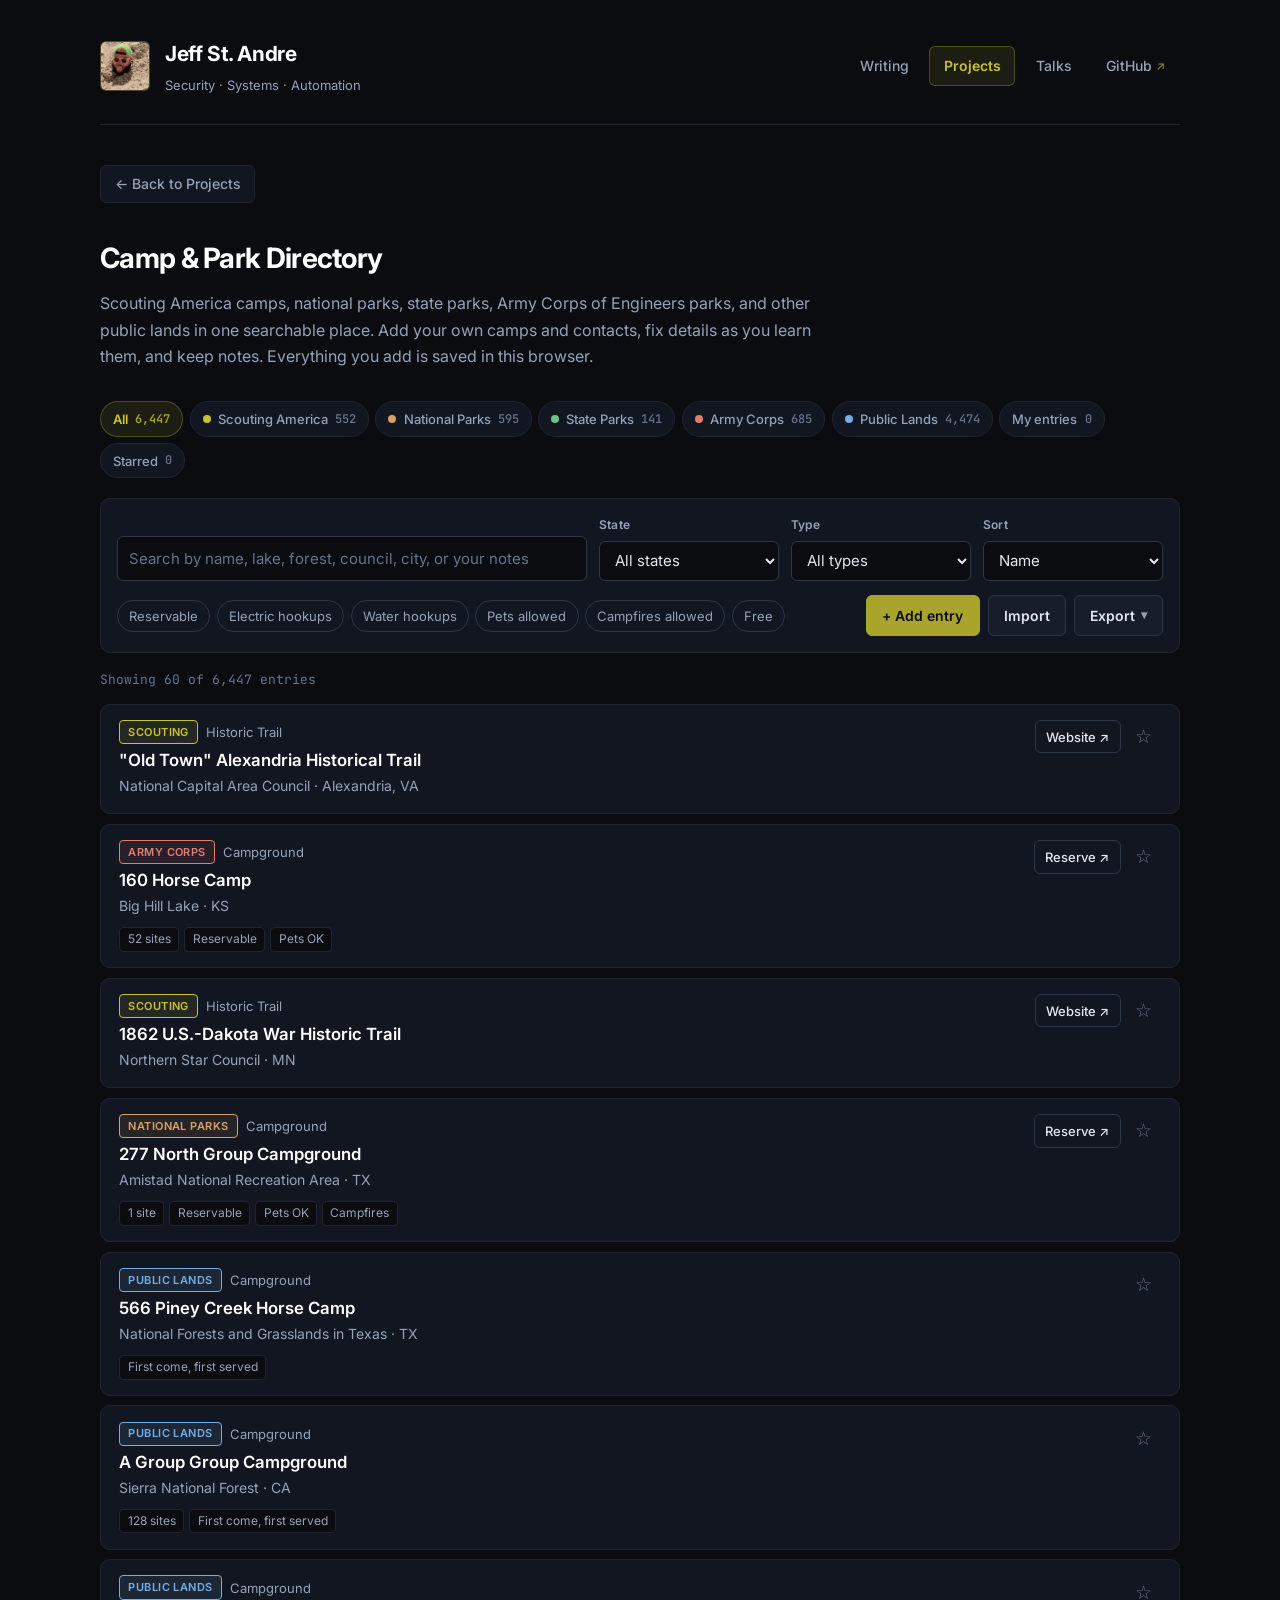
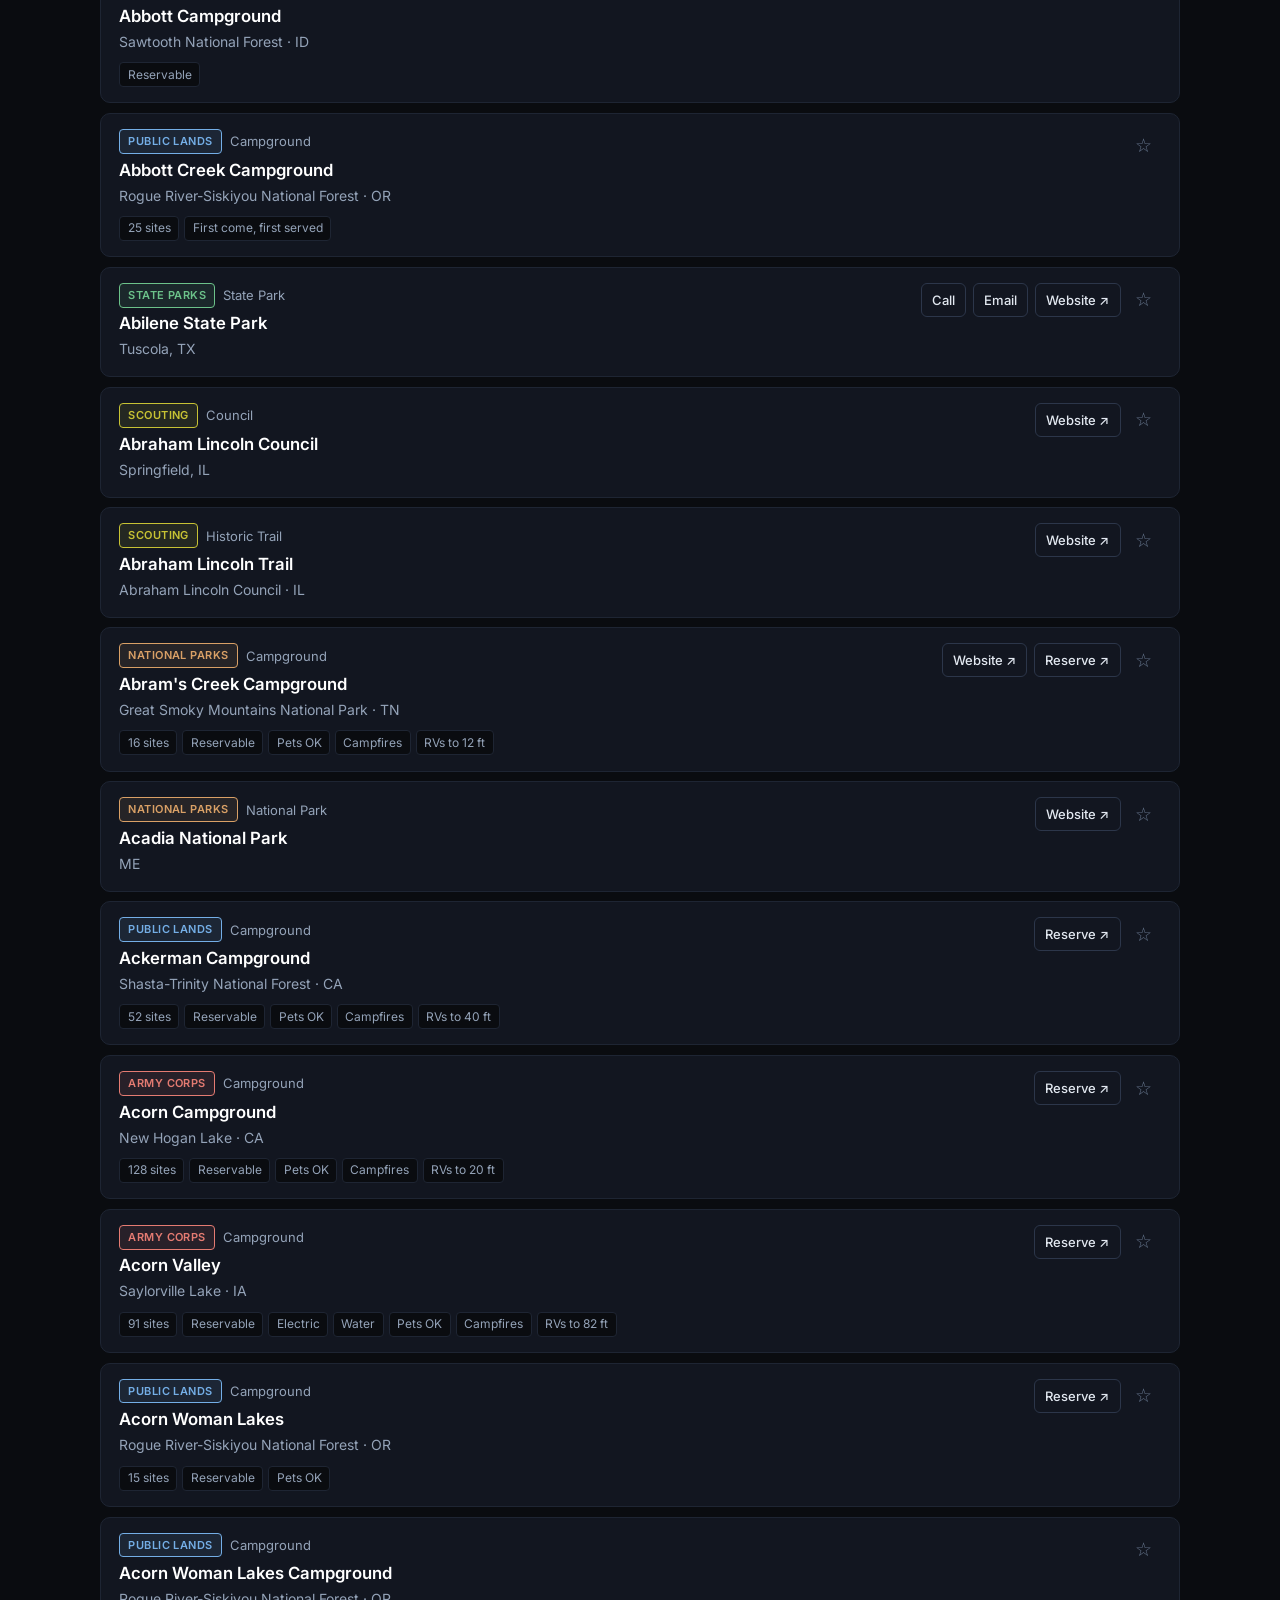
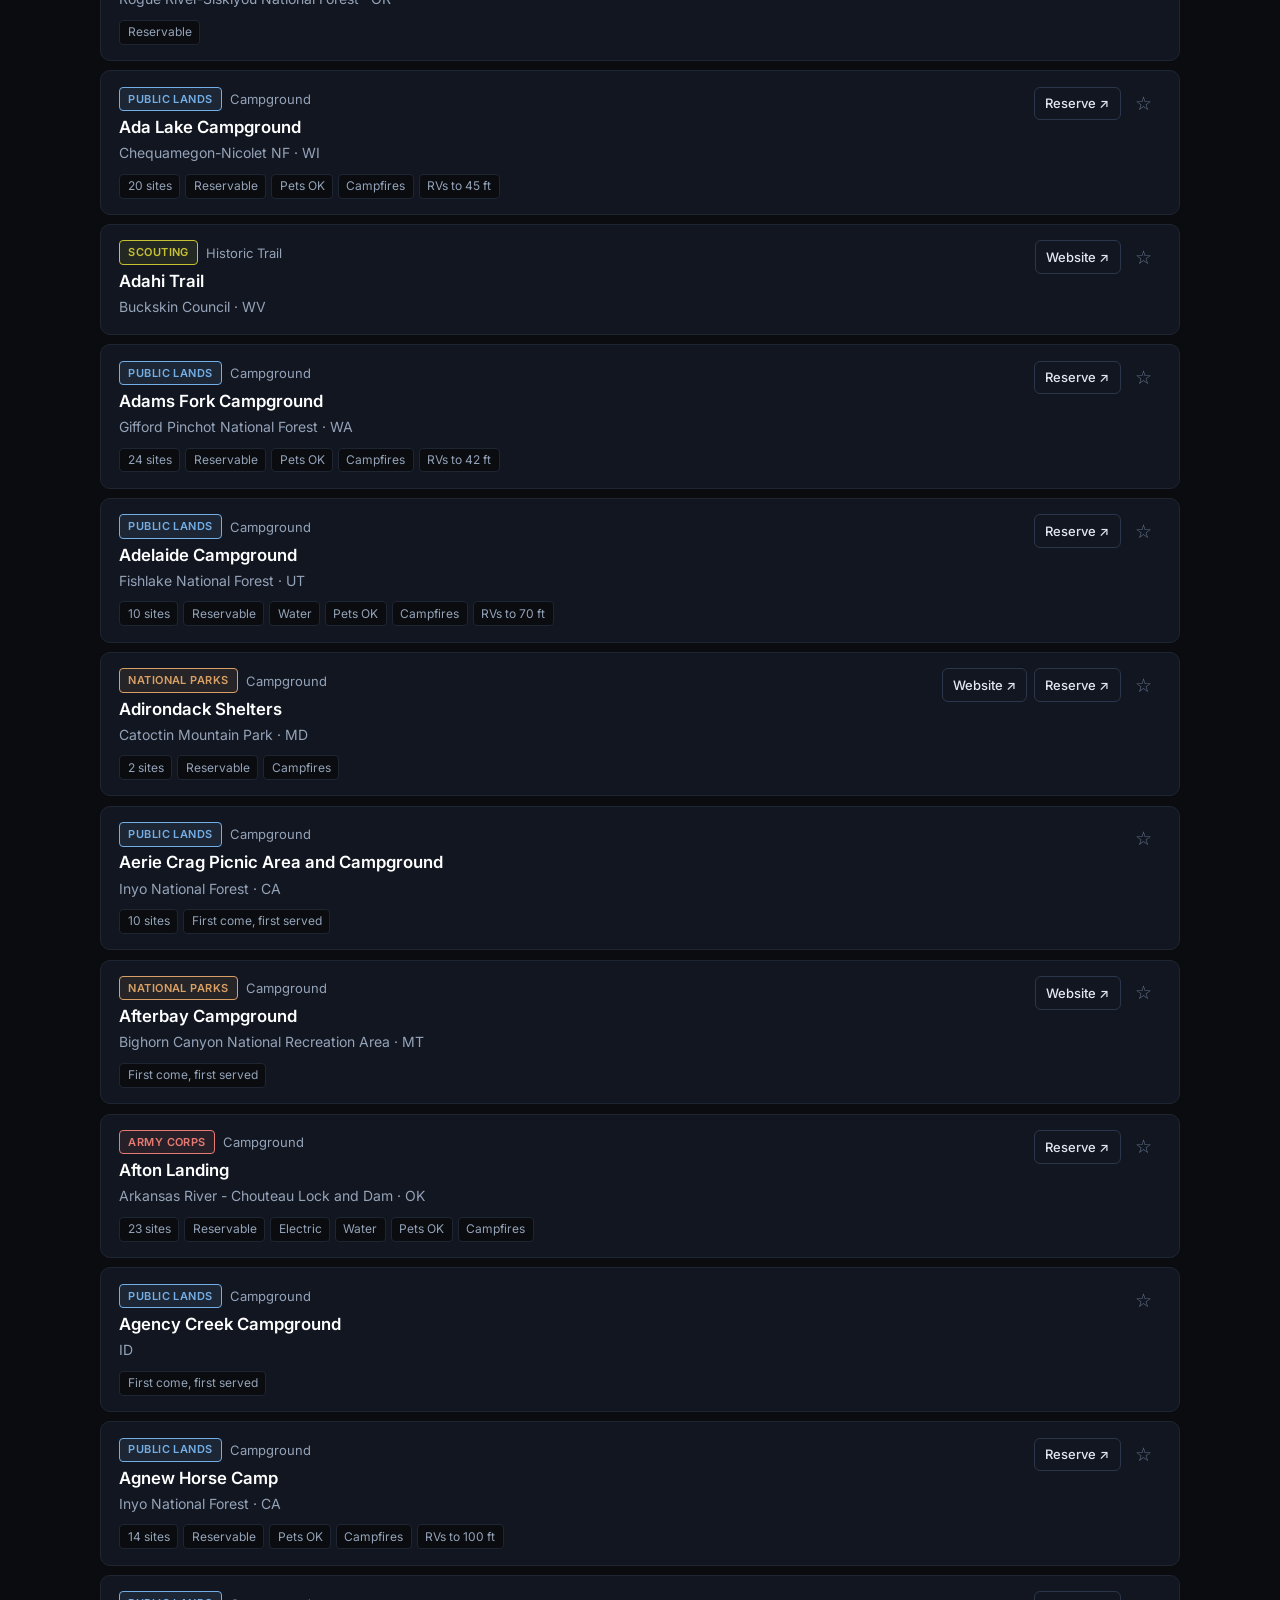
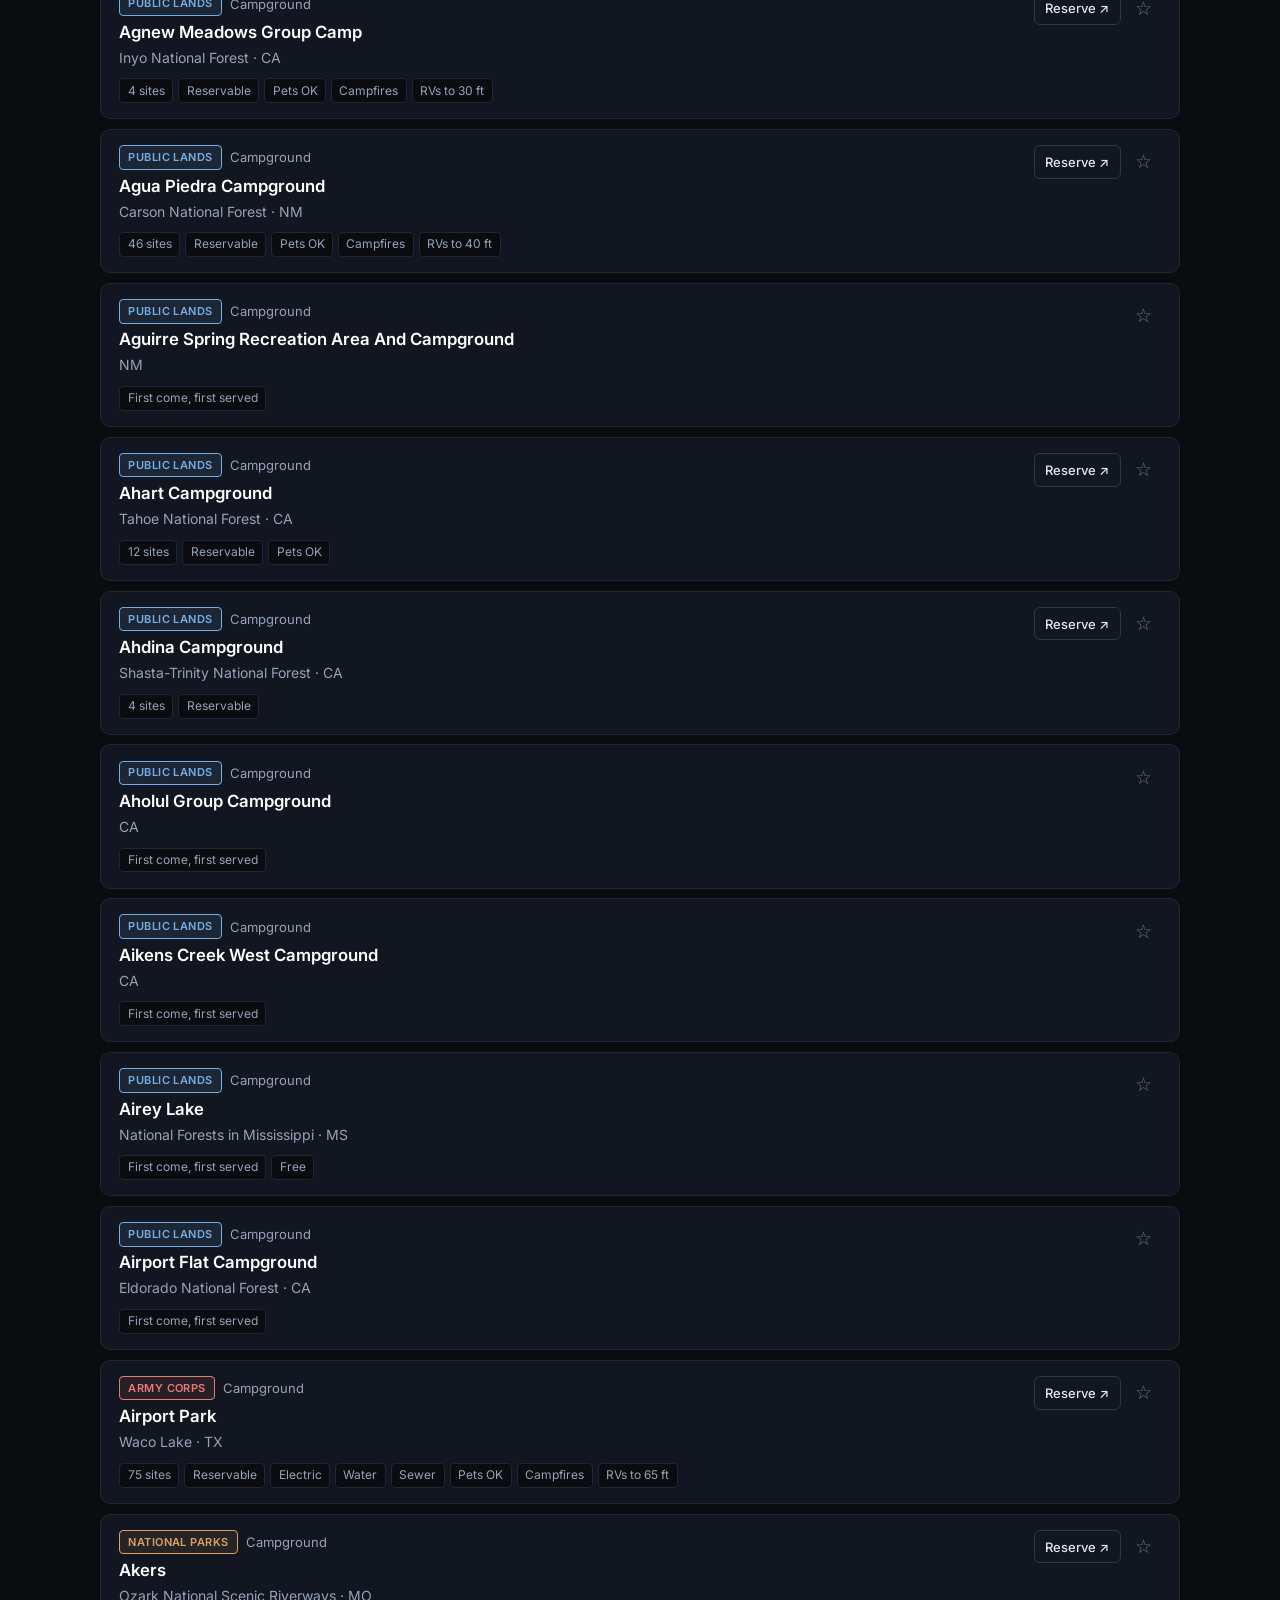
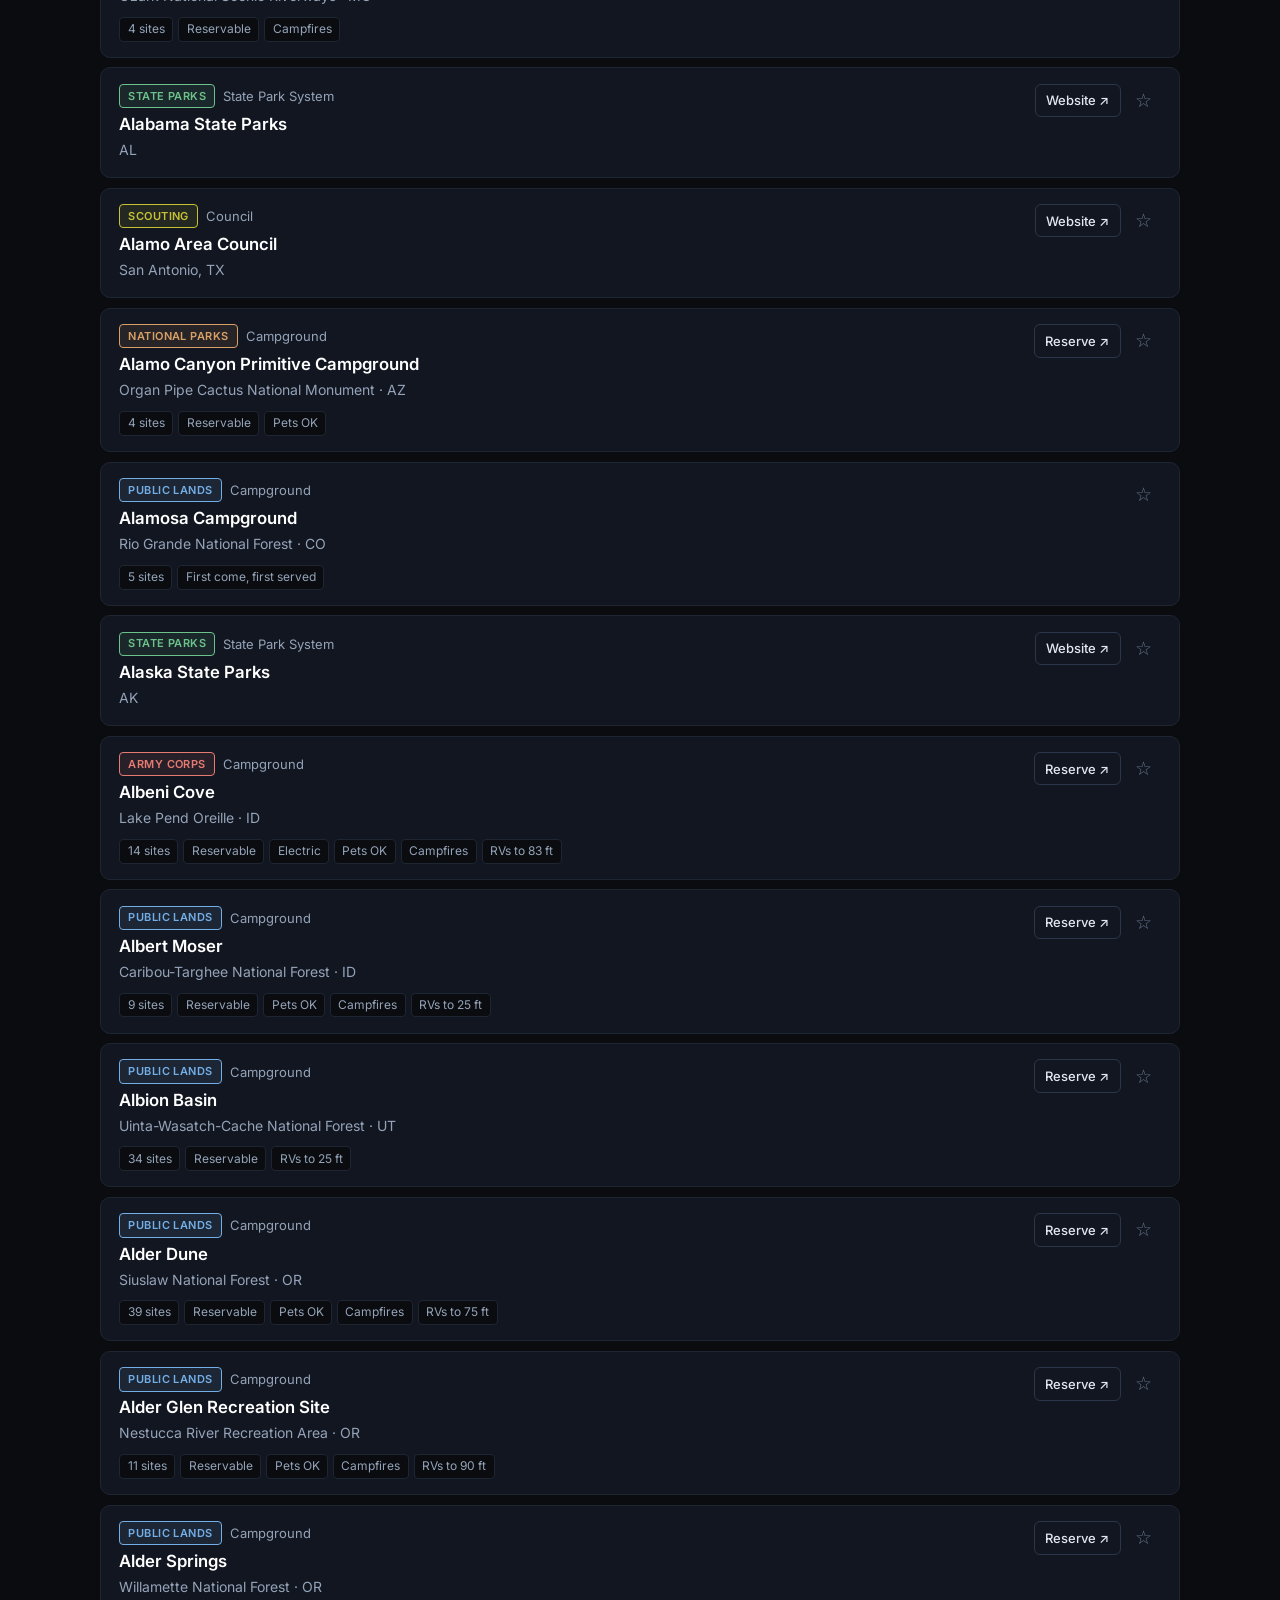
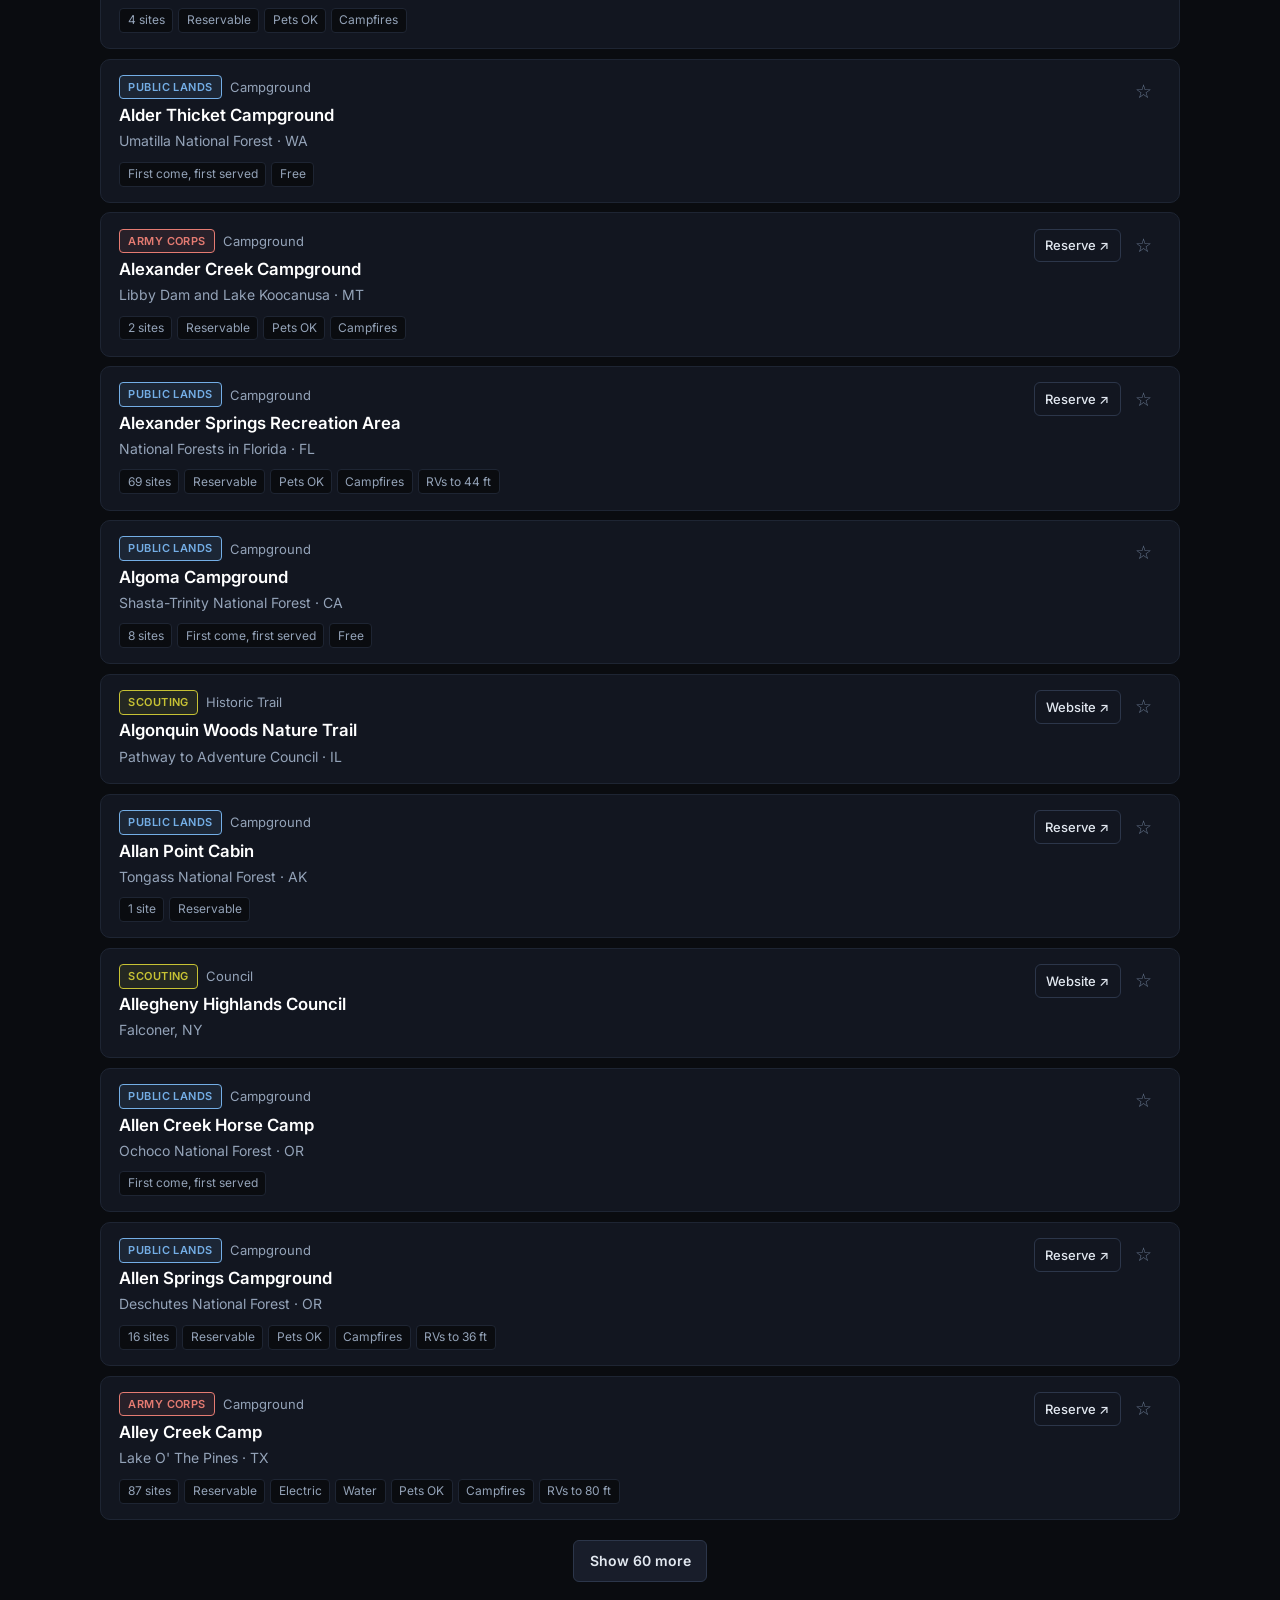
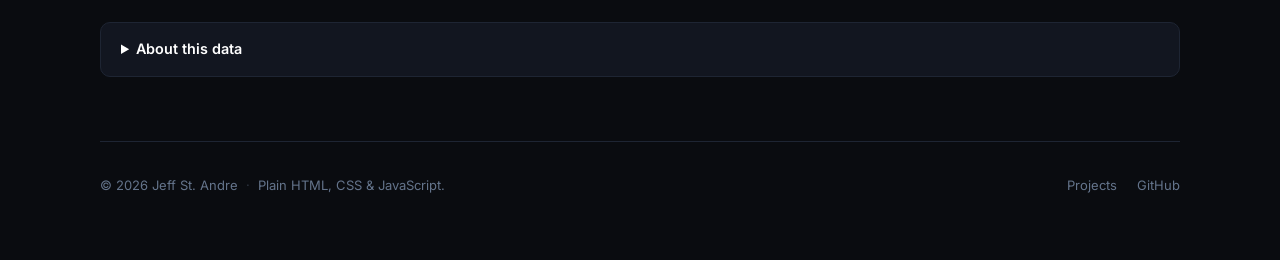
<file: tools/CampDirectory/index.html>
<!DOCTYPE html>
<html lang="en">

<head>
  <meta charset="UTF-8">
  <meta name="viewport" content="width=device-width, initial-scale=1.0">
  <title>Camp &amp; Park Directory | Jeff St. Andre</title>
  <meta name="description"
    content="A searchable directory of Scouting America camps, national parks, state parks, Army Corps of Engineers parks, and other public lands, with contact info you can add to and keep.">
  <meta name="author" content="Jeff St. Andre">
  <meta name="theme-color" content="#0a0c10">

  <meta property="og:type" content="website">
  <meta property="og:title" content="Camp &amp; Park Directory | Jeff St. Andre">
  <meta property="og:description"
    content="Scouting America camps, national parks, state parks, Army Corps parks, and public lands in one searchable place.">
  <meta property="og:url" content="https://jeffstandre.com/tools/CampDirectory/">
  <meta property="og:image" content="https://jeffstandre.com/avatar.png">

  <link rel="icon" type="image/x-icon" href="../../favicon.ico">
  <link rel="icon" type="image/png" sizes="64x64" href="../../favicon.png">
  <link rel="apple-touch-icon" href="../../avatar.png">

  <link rel="preconnect" href="https://fonts.googleapis.com">
  <link rel="preconnect" href="https://fonts.gstatic.com" crossorigin>
  <link
    href="https://fonts.googleapis.com/css2?family=Inter:wght@400;500;600;700&family=JetBrains+Mono:wght@400;500&display=swap"
    rel="stylesheet">

  <link rel="stylesheet" href="../../style.css">
  <link rel="stylesheet" href="directory.css">
</head>

<body>
  <div class="site-wrapper directory-wrapper">
    <header class="site-header">
      <div class="header-brand">
        <a href="../../#writing" class="brand-link">
          <img src="../../avatar.png" alt="Jeff St. Andre" class="header-avatar" width="48" height="48">
          <div class="brand-text">
            <span class="brand-name">Jeff St. Andre</span>
            <span class="brand-tagline">Security · Systems · Automation</span>
          </div>
        </a>
      </div>
      <nav class="site-nav">
        <a href="../../#writing" class="nav-link">Writing</a>
        <a href="../../#projects" class="nav-link active">Projects</a>
        <a href="../../#slides" class="nav-link">Talks</a>
        <a href="https://github.com/jstandre" target="_blank" rel="noopener" class="nav-link external">GitHub <span
            class="ext-icon">↗</span></a>
      </nav>
    </header>

    <main class="site-main">
      <a href="../../#projects" class="back-btn">&larr; Back to Projects</a>

      <div class="section-header">
        <h1 class="section-title">Camp &amp; Park Directory</h1>
        <p class="section-lead">Scouting America camps, national parks, state parks, Army Corps of Engineers parks,
          and other public lands in one searchable place. Add your own camps and contacts, fix details as you learn
          them, and keep notes. Everything you add is saved in this browser.</p>
      </div>

      <nav class="category-tabs" id="category-tabs" aria-label="Categories"></nav>

      <section class="toolbar" aria-label="Search and filters">
        <div class="toolbar-row">
          <label class="field field-search">
            <span class="visually-hidden">Search</span>
            <input type="search" id="search" placeholder="Search by name, lake, forest, council, city, or your notes"
              autocomplete="off">
          </label>
          <label class="field">
            <span class="field-label">State</span>
            <select id="state-filter">
              <option value="">All states</option>
            </select>
          </label>
          <label class="field">
            <span class="field-label">Type</span>
            <select id="kind-filter">
              <option value="">All types</option>
            </select>
          </label>
          <label class="field">
            <span class="field-label">Sort</span>
            <select id="sort">
              <option value="name">Name</option>
              <option value="state">State</option>
              <option value="unit">Managing unit</option>
              <option value="distance">Nearest to me</option>
            </select>
          </label>
        </div>

        <div class="toolbar-row toolbar-row-secondary">
          <fieldset class="amenity-filters" id="amenity-filters">
            <legend class="visually-hidden">Campground amenities</legend>
          </fieldset>
          <div class="toolbar-actions">
            <button type="button" class="btn btn-primary" id="add-btn">+ Add entry</button>
            <button type="button" class="btn" id="import-btn">Import</button>
            <details class="menu" id="export-menu">
              <summary class="btn">Export</summary>
              <div class="menu-panel">
                <button type="button" data-export="backup">Backup of my data (JSON)</button>
                <button type="button" data-export="csv">Current results (CSV)</button>
                <button type="button" data-export="template">Blank import template (CSV)</button>
              </div>
            </details>
          </div>
        </div>
      </section>

      <p class="category-note" id="category-note" hidden></p>

      <div class="results-bar">
        <p class="results-count" id="results-count" aria-live="polite">Loading directory…</p>
        <button type="button" class="link-btn" id="clear-filters" hidden>Clear filters</button>
      </div>

      <h2 class="visually-hidden">Results</h2>
      <div class="results" id="results"></div>

      <div class="more-wrap">
        <button type="button" class="btn" id="show-more" hidden>Show more</button>
      </div>

      <details class="about-data">
        <summary>About this data</summary>
        <div class="about-body">
          <ul>
            <li><strong>Federal campgrounds</strong> (Army Corps, Forest Service, National Park Service, BLM,
              Reclamation, Fish &amp; Wildlife): <span id="campground-count">every campground</span> in the federal
              recreation system, from
              <a href="https://github.com/kirkwood-justin/campsite-atlas-data" target="_blank" rel="noopener">Campsite
                Atlas open data</a>, which is cleaned from the Recreation.gov RIDB export (CC0). Snapshot from
              <span id="campground-date">September 2026</span>. Phone numbers and current conditions are on each
              campground's Recreation.gov page.</li>
            <li><strong>National parks</strong>: all 63, each linked to its official nps.gov home and contact pages.
            </li>
            <li><strong>State parks</strong>: the official park agency for all 50 states, each linked to that state's
              full list of parks. <strong>Texas</strong> is complete: every park, natural area, and historic site run by
              Texas Parks and Wildlife and open to visitors, with address, phone, and official page, gathered from the
              parks' own pages by web search in September 2026. Individual parks in other states aren't bundled yet; add
              the ones you use or import a list.</li>
            <li><strong>Scouting America</strong>: the four national high adventure bases, the national office, and
              every approved National Historic Trail with the council that runs it, from Scouting America's
              <a href="https://www.scouting.org/outdoor-programs/camping/" target="_blank" rel="noopener">National
                Historic Trails list</a> (updated August 2026). Spelling in the list was corrected, and trails outside
              their council's home state are filed under the trail's state. Also about 220 camps run by those 99 councils
              and by every other council that serves Texas, found by web search of council camp pages in September 2026. Closed and sold camps were left out where
              the search showed it, and council websites were updated to their current addresses. Camps for other
              councils aren't bundled; add yours or import your council's list. Find any council at
              <a href="https://beascout.scouting.org/" target="_blank" rel="noopener">beascout.scouting.org</a>.</li>
            <li><strong>Your data</strong> (added entries, edits, notes, and stars) stays in this browser. Use
              <em>Export → Backup</em> to keep a copy or move it to another device, and <em>Import</em> to load it
              back.</li>
          </ul>
          <p>Contact details change. Confirm hours, fees, and phone numbers with the managing office before a trip.
          </p>
        </div>
      </details>
    </main>

    <footer class="site-footer">
      <div class="footer-left">
        <span>© <span id="year">2026</span> Jeff St. Andre</span>
        <span class="footer-separator">·</span>
        <span>Plain HTML, CSS &amp; JavaScript.</span>
      </div>
      <div class="footer-right">
        <a href="../../#projects">Projects</a>
        <a href="https://github.com/jstandre" target="_blank" rel="noopener">GitHub</a>
      </div>
    </footer>
  </div>

  <!-- Entry details -->
  <dialog class="modal" id="detail-dialog" aria-labelledby="detail-title">
    <div class="modal-inner" id="detail-body"></div>
  </dialog>

  <!-- Add / edit entry -->
  <dialog class="modal" id="edit-dialog" aria-labelledby="edit-title">
    <form class="modal-inner" id="edit-form" method="dialog" novalidate>
      <div class="modal-head">
        <h2 class="modal-title" id="edit-title">Add entry</h2>
        <button type="button" class="icon-btn" data-close aria-label="Close">×</button>
      </div>
      <p class="modal-help" id="edit-help"></p>

      <div class="form-grid">
        <label class="field">
          <span class="field-label">Category</span>
          <select name="category" required></select>
        </label>
        <label class="field">
          <span class="field-label">Type</span>
          <input name="kind" list="kind-suggestions" placeholder="Council Camp, State Park, Campground…">
        </label>
        <label class="field field-wide">
          <span class="field-label">Name <span class="req">required</span></span>
          <input name="name" required autocomplete="off">
        </label>
        <label class="field">
          <span class="field-label">Organization or council</span>
          <input name="org" placeholder="e.g. Circle Ten Council">
        </label>
        <label class="field">
          <span class="field-label">Managing unit</span>
          <input name="unit" placeholder="Lake, forest, district, or office">
        </label>
        <label class="field field-wide">
          <span class="field-label">Street address</span>
          <input name="address" autocomplete="street-address">
        </label>
        <label class="field">
          <span class="field-label">City</span>
          <input name="city">
        </label>
        <label class="field field-split">
          <span class="field-label">State</span>
          <select name="state"></select>
        </label>
        <label class="field field-split">
          <span class="field-label">ZIP</span>
          <input name="zip" inputmode="numeric">
        </label>
        <label class="field">
          <span class="field-label">Contact person</span>
          <input name="contact">
        </label>
        <label class="field">
          <span class="field-label">Phone</span>
          <input name="phone" type="tel">
        </label>
        <label class="field">
          <span class="field-label">Email</span>
          <input name="email" type="email">
        </label>
        <label class="field">
          <span class="field-label">Website</span>
          <input name="website" type="url" placeholder="https://">
        </label>
        <label class="field">
          <span class="field-label">Reservations link</span>
          <input name="bookUrl" type="url" placeholder="https://">
        </label>
        <label class="field field-split">
          <span class="field-label">Latitude</span>
          <input name="lat" inputmode="decimal" placeholder="36.45">
        </label>
        <label class="field field-split">
          <span class="field-label">Longitude</span>
          <input name="lon" inputmode="decimal" placeholder="-104.95">
        </label>
        <label class="field field-wide">
          <span class="field-label">Description</span>
          <textarea name="summary" rows="3" placeholder="Acreage, program areas, what to know before you go"></textarea>
        </label>
      </div>
      <p class="form-error" id="edit-error" role="alert"></p>

      <div class="modal-actions">
        <button type="button" class="btn" data-close>Cancel</button>
        <button type="submit" class="btn btn-primary" id="edit-submit">Save</button>
      </div>
    </form>
  </dialog>

  <!-- Import -->
  <dialog class="modal" id="import-dialog" aria-labelledby="import-title">
    <div class="modal-inner">
      <div class="modal-head">
        <h2 class="modal-title" id="import-title">Import</h2>
        <button type="button" class="icon-btn" data-close aria-label="Close">×</button>
      </div>
      <p class="modal-help">Load a <strong>backup file</strong> exported from this page, or a <strong>CSV
          spreadsheet</strong> of camps and parks, such as your council's camp list or a state's parks. Imported
        rows are added to <em>My entries</em>.</p>

      <label class="field">
        <span class="field-label">Category for rows that don't name one</span>
        <select id="import-category"></select>
      </label>

      <label class="file-drop" id="file-drop">
        <input type="file" id="import-file" accept=".json,.csv,application/json,text/csv">
        <span class="file-drop-text"><strong>Choose a file</strong> or drop it here (.csv or .json)</span>
      </label>

      <details class="csv-help">
        <summary>CSV columns</summary>
        <p>The first row must be column names. Only <code>name</code> is required; other columns are optional and
          can be in any order:</p>
        <p class="mono-list">name, category, type, organization, unit, address, city, state, zip, contact, phone,
          email, website, reservations, lat, lon, description, notes</p>
        <p><code>category</code> can be scouting, national park, state park, army corps, or public lands.
          <code>state</code> can be a two-letter code or a full name. Export → Blank import template gives you a
          ready-made file.</p>
      </details>

      <p class="import-result" id="import-result" role="status"></p>

      <div class="modal-actions">
        <button type="button" class="btn" data-close>Done</button>
      </div>
    </div>
  </dialog>

  <datalist id="kind-suggestions">
    <option value="Council Camp">
    <option value="Council Service Center">
    <option value="State Park">
    <option value="State Forest">
    <option value="Campground">
    <option value="Lake / Project Office">
    <option value="Ranger District">
    <option value="Field Office">
    <option value="Wildlife Refuge">
    <option value="Park">
  </datalist>

  <div class="toast" id="toast" role="status" aria-live="polite" hidden></div>

  <script src="directory.js"></script>
</body>

</html>
</file>
<file: style.css>
/* ==========================================================================
   Jeff St. Andre - Clean, Inviting & Thoughtful Engineering Site
   Palette: Deep Space Black, Stark White, Signature Olive-Chartreuse (#a9a42c)
   ========================================================================== */

:root {
  /* Core Color Palette */
  --bg-deep: #0a0c10;
  --bg-surface: #121620;
  --bg-surface-elevated: #181d2a;
  --bg-surface-hover: #1e2434;
  --bg-code: #07090d;

  /* Signature Accent: Olive-Chartreuse */
  --accent-green: #a9a42c;
  --accent-green-bright: #c7c234;
  --accent-green-muted: #726f1c;
  --accent-green-bg: rgba(169, 164, 44, 0.12);
  --accent-green-border: rgba(169, 164, 44, 0.35);

  /* Contrast & Text */
  --text-pure-white: #ffffff;
  --text-primary: #e2e8f0;
  --text-secondary: #94a3b8;
  --text-muted: #64748b;

  /* Borders */
  --border-subtle: #1e2533;
  --border-strong: #2c364a;

  /* Typography */
  --font-sans: 'Inter', -apple-system, BlinkMacSystemFont, 'Segoe UI', Roboto, sans-serif;
  --font-mono: 'JetBrains Mono', ui-monospace, SFMono-Regular, monospace;

  /* Geometry */
  --radius-xs: 4px;
  --radius-sm: 6px;
  --radius-md: 10px;
  --radius-lg: 14px;
  --radius-pill: 9999px;

  --measure-content: 740px;
  --measure-wide: 860px;

  --transition-fast: 0.15s ease;
  --transition-smooth: 0.25s ease;
}

/* ==========================================================================
   Reset & Base Styles
   ========================================================================== */
*, *::before, *::after {
  box-sizing: border-box;
  margin: 0;
  padding: 0;
}

html {
  font-size: 16px;
  scroll-behavior: smooth;
  -webkit-font-smoothing: antialiased;
  -moz-osx-font-smoothing: grayscale;
}

body {
  background-color: var(--bg-deep);
  color: var(--text-primary);
  font-family: var(--font-sans);
  line-height: 1.7;
  min-height: 100vh;
  display: flex;
  justify-content: center;
  padding: 0 1.25rem;
}

/* Selection */
::selection {
  background-color: var(--accent-green);
  color: #000000;
}

/* Links */
a {
  color: var(--accent-green-bright);
  text-decoration: none;
  transition: color var(--transition-fast);
}

a:hover {
  color: #e5e042;
}

/* ==========================================================================
   Layout Shell
   ========================================================================== */
.site-wrapper {
  width: 100%;
  max-width: var(--measure-wide);
  display: flex;
  flex-direction: column;
  min-height: 100vh;
  padding-bottom: 4rem;
}

/* Header */
.site-header {
  display: flex;
  justify-content: space-between;
  align-items: center;
  padding: 2.25rem 0 1.75rem 0;
  border-bottom: 1px solid var(--border-subtle);
  margin-bottom: 2.5rem;
  flex-wrap: wrap;
  gap: 1.25rem;
}

.brand-link {
  display: flex;
  align-items: center;
  gap: 0.95rem;
  text-decoration: none;
}

.header-avatar {
  width: 50px;
  height: 50px;
  border-radius: var(--radius-sm);
  border: 1px solid var(--accent-green-border);
  object-fit: cover;
  flex-shrink: 0;
  transition: transform var(--transition-fast), border-color var(--transition-fast), box-shadow var(--transition-fast);
  background-color: var(--bg-surface);
}

.brand-link:hover .header-avatar {
  border-color: var(--accent-green-bright);
  box-shadow: 0 0 12px rgba(169, 164, 44, 0.3);
  transform: scale(1.04);
}

.brand-text {
  display: flex;
  flex-direction: column;
  gap: 0.15rem;
}

.brand-name {
  font-size: 1.3rem;
  font-weight: 700;
  letter-spacing: -0.02em;
  color: var(--text-pure-white);
  transition: color var(--transition-fast);
}

.brand-link:hover .brand-name {
  color: var(--accent-green-bright);
}

.brand-tagline {
  font-size: 0.8125rem;
  color: var(--text-secondary);
  font-weight: 400;
}

/* Navigation */
.site-nav {
  display: flex;
  align-items: center;
  gap: 0.35rem;
  flex-wrap: wrap;
}

.nav-link {
  color: var(--text-secondary);
  font-size: 0.875rem;
  font-weight: 500;
  padding: 0.45rem 0.85rem;
  border-radius: var(--radius-sm);
  border: 1px solid transparent;
  transition: all var(--transition-fast);
  display: inline-flex;
  align-items: center;
  gap: 0.25rem;
}

.nav-link:hover {
  color: var(--text-pure-white);
  background-color: var(--bg-surface);
  border-color: var(--border-subtle);
}

.nav-link.active {
  color: var(--accent-green-bright);
  background-color: var(--accent-green-bg);
  border-color: var(--accent-green-border);
  font-weight: 600;
}

.ext-icon {
  font-size: 0.75rem;
  opacity: 0.8;
  color: var(--accent-green);
}

/* Main Content Area */
.site-main {
  flex-grow: 1;
  width: 100%;
}

/* Stan Lee Quote Card */
.stan-lee-quote-card {
  background: var(--bg-surface);
  border: 1px solid var(--border-subtle);
  border-radius: var(--radius-md);
  padding: 2rem 2.25rem;
  margin-bottom: 2.5rem;
  text-align: center;
  display: flex;
  flex-direction: column;
  align-items: center;
  gap: 1.25rem;
}

.stan-lee-quote {
  font-size: 1.15rem;
  font-style: italic;
  color: var(--text-pure-white);
  line-height: 1.6;
  max-width: 640px;
  margin: 0;
}

.stan-lee-meta {
  display: flex;
  flex-direction: column;
  align-items: center;
  gap: 0.5rem;
}

.stan-lee-img {
  width: 110px;
  height: auto;
  border-radius: var(--radius-sm);
  border: 1px solid var(--border-subtle);
}

.stan-lee-author {
  display: flex;
  flex-direction: column;
  align-items: center;
}

.stan-lee-author .author-name {
  font-weight: 700;
  font-size: 0.95rem;
  color: var(--text-pure-white);
}

.stan-lee-author .author-sub {
  font-weight: 400;
  font-size: 0.8rem;
  color: var(--text-secondary);
}

/* Section Intros */
.section-header {
  margin-bottom: 2rem;
}

.section-title {
  font-size: 1.75rem;
  font-weight: 700;
  letter-spacing: -0.025em;
  color: var(--text-pure-white);
  margin-bottom: 0.45rem;
}

.section-lead {
  font-size: 1rem;
  color: var(--text-secondary);
  line-height: 1.65;
  max-width: var(--measure-content);
}

/* ==========================================================================
   Jeff St. Andre - Clean, Inviting & Thoughtful Engineering Site
   ========================================================================== */
.posts-list {
  display: flex;
  flex-direction: column;
  gap: 1.25rem;
}

.post-card {
  background: var(--bg-surface);
  border: 1px solid var(--border-subtle);
  border-radius: var(--radius-md);
  padding: 1.5rem 1.75rem;
  cursor: pointer;
  position: relative;
  transition: transform var(--transition-fast), border-color var(--transition-fast), background-color var(--transition-fast);
}

.post-card:hover {
  transform: translateY(-2px);
  border-color: var(--border-strong);
  background-color: var(--bg-surface-elevated);
}

.post-meta-row {
  display: flex;
  align-items: center;
  gap: 0.75rem;
  margin-bottom: 0.65rem;
  flex-wrap: wrap;
}

.post-date {
  font-family: var(--font-mono);
  font-size: 0.8125rem;
  color: var(--text-muted);
}

.category-badge {
  font-size: 0.75rem;
  font-weight: 600;
  color: var(--accent-green-bright);
  background: var(--accent-green-bg);
  border: 1px solid var(--accent-green-border);
  padding: 0.15rem 0.55rem;
  border-radius: var(--radius-pill);
  letter-spacing: -0.01em;
}

.post-title {
  font-size: 1.25rem;
  font-weight: 700;
  letter-spacing: -0.02em;
  color: var(--text-pure-white);
  margin-bottom: 0.5rem;
  line-height: 1.4;
  transition: color var(--transition-fast);
}

.post-card:hover .post-title {
  color: var(--accent-green-bright);
}

.post-summary {
  font-size: 0.9375rem;
  color: var(--text-secondary);
  line-height: 1.6;
}

/* ==========================================================================
   Article Reading View
   ========================================================================== */
.article-container {
  max-width: var(--measure-content);
  margin: 0 auto;
}

.back-btn {
  display: inline-flex;
  align-items: center;
  gap: 0.4rem;
  font-size: 0.875rem;
  font-weight: 500;
  color: var(--text-secondary);
  margin-bottom: 2rem;
  padding: 0.4rem 0.85rem;
  background: var(--bg-surface);
  border: 1px solid var(--border-subtle);
  border-radius: var(--radius-sm);
  transition: all var(--transition-fast);
}

.back-btn:hover {
  color: var(--text-pure-white);
  border-color: var(--accent-green-border);
  background: var(--bg-surface-elevated);
}

.article-header {
  margin-bottom: 2.5rem;
  padding-bottom: 1.5rem;
  border-bottom: 1px solid var(--border-subtle);
}

.article-meta {
  display: flex;
  align-items: center;
  gap: 0.85rem;
  margin-top: 1rem;
  flex-wrap: wrap;
  font-size: 0.875rem;
  color: var(--text-muted);
}

.article-read-time {
  font-family: var(--font-mono);
  font-size: 0.8125rem;
  color: var(--text-muted);
}

/* Markdown Body Formatting */
.markdown-body {
  font-size: 1.0625rem;
  line-height: 1.8;
  color: var(--text-primary);
}

.markdown-body h1,
.markdown-body h2,
.markdown-body h3,
.markdown-body h4 {
  color: var(--text-pure-white);
  font-weight: 700;
  letter-spacing: -0.025em;
  margin-top: 2.5rem;
  margin-bottom: 1rem;
  line-height: 1.35;
}

.markdown-body h1 { font-size: 2.1rem; }
.markdown-body h2 { 
  font-size: 1.45rem; 
  padding-bottom: 0.4rem; 
  border-bottom: 1px solid var(--border-subtle); 
}

.markdown-body h3 { font-size: 1.2rem; }

.markdown-body p {
  margin-bottom: 1.4rem;
}

.markdown-body strong {
  color: var(--text-pure-white);
  font-weight: 600;
}

.markdown-body hr {
  border: 0;
  border-top: 1px solid var(--border-subtle);
  margin: 2.5rem 0;
}

.markdown-body blockquote {
  border-left: 3px solid var(--accent-green);
  padding: 0.75rem 1.25rem;
  margin: 1.75rem 0;
  color: var(--text-secondary);
  background: var(--accent-green-bg);
  border-radius: 0 var(--radius-sm) var(--radius-sm) 0;
}

.markdown-body blockquote p:last-child {
  margin-bottom: 0;
}

.markdown-body ul,
.markdown-body ol {
  margin: 1.35rem 0;
  padding-left: 1.6rem;
}

.markdown-body li {
  margin-bottom: 0.6rem;
}

.markdown-body code {
  font-family: var(--font-mono);
  font-size: 0.875em;
  background: rgba(255, 255, 255, 0.06);
  padding: 0.2em 0.45em;
  border-radius: var(--radius-xs);
  color: var(--accent-green-bright);
  border: 1px solid rgba(255, 255, 255, 0.08);
}

.markdown-body pre {
  background: var(--bg-code) !important;
  border: 1px solid var(--border-subtle);
  border-radius: var(--radius-md);
  padding: 1.25rem 1.5rem;
  margin: 1.85rem 0;
  overflow-x: auto;
  font-size: 0.88rem;
  line-height: 1.65;
}

.markdown-body pre code {
  background: transparent;
  padding: 0;
  border: none;
  font-family: var(--font-mono);
  color: var(--text-primary);
}

.markdown-body table {
  width: 100%;
  border-collapse: collapse;
  margin: 1.85rem 0;
  font-size: 0.9375rem;
}

.markdown-body th,
.markdown-body td {
  padding: 0.75rem 1rem;
  border: 1px solid var(--border-subtle);
  text-align: left;
}

.markdown-body th {
  background: var(--bg-surface);
  font-weight: 600;
  color: var(--text-pure-white);
}

/* ==========================================================================
   Projects & Tools Grid
   ========================================================================== */
.tool-grid {
  display: grid;
  grid-template-columns: repeat(auto-fill, minmax(320px, 1fr));
  gap: 1.25rem;
}

.tool-card {
  background: var(--bg-surface);
  border: 1px solid var(--border-subtle);
  border-radius: var(--radius-md);
  padding: 1.5rem;
  display: flex;
  flex-direction: column;
  justify-content: space-between;
  gap: 1.25rem;
  transition: transform var(--transition-fast), border-color var(--transition-fast), background-color var(--transition-fast);
}

.tool-card:hover {
  transform: translateY(-2px);
  border-color: var(--border-strong);
  background-color: var(--bg-surface-elevated);
}

.tool-header {
  display: flex;
  justify-content: space-between;
  align-items: flex-start;
  gap: 0.75rem;
  margin-bottom: 0.5rem;
}

.tool-title {
  font-size: 1.2rem;
  font-weight: 700;
  letter-spacing: -0.015em;
  color: var(--text-pure-white);
}

.tool-desc {
  font-size: 0.90625rem;
  color: var(--text-secondary);
  line-height: 1.6;
}

.tool-tags {
  display: flex;
  flex-wrap: wrap;
  gap: 0.4rem;
  margin-top: 0.85rem;
}

.tool-tag {
  font-family: var(--font-mono);
  font-size: 0.75rem;
  color: var(--text-secondary);
  background: rgba(255, 255, 255, 0.04);
  border: 1px solid var(--border-subtle);
  padding: 0.15rem 0.5rem;
  border-radius: var(--radius-xs);
}

.tool-link {
  display: inline-flex;
  align-items: center;
  gap: 0.35rem;
  font-size: 0.875rem;
  font-weight: 500;
  color: var(--accent-green-bright);
  margin-top: auto;
  padding-top: 0.5rem;
}

.tool-link:hover {
  text-decoration: underline;
}

/* ==========================================================================
   Slides / Presentations View
   ========================================================================== */
.slides-list {
  display: flex;
  flex-direction: column;
  gap: 1.25rem;
}

.slide-card {
  background: var(--bg-surface);
  border: 1px solid var(--border-subtle);
  border-radius: var(--radius-md);
  padding: 1.5rem 1.75rem;
  transition: transform var(--transition-fast), border-color var(--transition-fast);
}

.slide-card:hover {
  transform: translateY(-2px);
  border-color: var(--border-strong);
}

.slide-event {
  font-family: var(--font-mono);
  font-size: 0.75rem;
  color: var(--accent-green);
  font-weight: 600;
  letter-spacing: 0.05em;
  text-transform: uppercase;
  margin-bottom: 0.4rem;
}

.slide-title {
  font-size: 1.25rem;
  font-weight: 700;
  color: var(--text-pure-white);
  margin-bottom: 0.5rem;
}

.slide-desc {
  font-size: 0.9375rem;
  color: var(--text-secondary);
  line-height: 1.6;
  margin-bottom: 1.25rem;
}

.slide-actions {
  display: flex;
  gap: 0.75rem;
}

.slide-btn {
  display: inline-flex;
  align-items: center;
  gap: 0.4rem;
  font-size: 0.85rem;
  font-weight: 500;
  padding: 0.45rem 0.85rem;
  border-radius: var(--radius-sm);
  background: var(--bg-surface-elevated);
  border: 1px solid var(--border-subtle);
  color: var(--text-primary);
  transition: all var(--transition-fast);
}

.slide-btn:hover {
  border-color: var(--accent-green-border);
  background: var(--accent-green-bg);
  color: var(--accent-green-bright);
}

/* ==========================================================================
   Footer
   ========================================================================== */
.site-footer {
  display: flex;
  justify-content: space-between;
  align-items: center;
  padding-top: 2rem;
  margin-top: 4rem;
  border-top: 1px solid var(--border-subtle);
  font-size: 0.8125rem;
  color: var(--text-muted);
  flex-wrap: wrap;
  gap: 1rem;
}

.footer-left {
  display: flex;
  align-items: center;
  gap: 0.5rem;
}

.footer-separator {
  opacity: 0.4;
}

.footer-right {
  display: flex;
  gap: 1.25rem;
  font-size: 0.8125rem;
}

.footer-right a {
  color: var(--text-muted);
}

.footer-right a:hover {
  color: var(--accent-green-bright);
}

/* ==========================================================================
   Empty States & Error Handling
   ========================================================================== */
.empty-state {
  text-align: center;
  padding: 3.5rem 1.5rem;
  background: var(--bg-surface);
  border: 1px dashed var(--border-subtle);
  border-radius: var(--radius-md);
  color: var(--text-secondary);
}

.empty-state p {
  margin-top: 0.5rem;
  font-size: 0.9375rem;
  color: var(--text-muted);
}

/* ==========================================================================
   Responsive Breakpoints
   ========================================================================== */
@media (max-width: 640px) {
  body {
    padding: 0 0.875rem;
  }

  .site-header {
    padding: 1.5rem 0 1.25rem 0;
    margin-bottom: 1.75rem;
    flex-direction: column;
    align-items: flex-start;
  }

  .site-nav {
    width: 100%;
    justify-content: flex-start;
  }

  .post-card {
    padding: 1.25rem;
  }

  .tool-grid {
    grid-template-columns: 1fr;
  }

  .site-footer {
    flex-direction: column;
    align-items: flex-start;
    gap: 0.75rem;
  }
}
</file>
<file: tools/CampDirectory/directory.css>
/* ==========================================================================
   Camp & Park Directory
   Builds on the site's style.css tokens (colors, type, radii).
   ========================================================================== */

:root {
  --cat-scouting: #c7c234;
  --cat-nps: #d9a066;
  --cat-state: #6cc28a;
  --cat-usace: #e57b72;
  --cat-public: #74aee6;
  --cat-mine: #b99be8;
  --cat-starred: #f2c94c;
  --danger: #e57b72;
}

.directory-wrapper {
  max-width: 1080px;
}

.visually-hidden {
  position: absolute !important;
  width: 1px;
  height: 1px;
  padding: 0;
  margin: -1px;
  overflow: hidden;
  clip: rect(0, 0, 0, 0);
  white-space: nowrap;
  border: 0;
}

.mono {
  font-family: var(--font-mono);
  font-size: 0.85em;
}

.muted {
  color: var(--text-muted);
}

/* ==========================================================================
   Category tabs
   ========================================================================== */
.category-tabs {
  display: flex;
  flex-wrap: wrap;
  gap: 0.4rem;
  margin-bottom: 1.25rem;
}

.tab {
  display: inline-flex;
  align-items: center;
  gap: 0.45rem;
  font: inherit;
  font-size: 0.8125rem;
  font-weight: 500;
  color: var(--text-secondary);
  background: var(--bg-surface);
  border: 1px solid var(--border-subtle);
  border-radius: var(--radius-pill);
  padding: 0.35rem 0.75rem;
  cursor: pointer;
  transition: all var(--transition-fast);
}

.tab:hover {
  color: var(--text-pure-white);
  border-color: var(--border-strong);
}

.tab.active {
  color: var(--accent-green-bright);
  background: var(--accent-green-bg);
  border-color: var(--accent-green-border);
  font-weight: 600;
}

.tab-count {
  font-family: var(--font-mono);
  font-size: 0.75rem;
  color: var(--text-muted);
}

.tab.active .tab-count {
  color: var(--accent-green);
}

.dot {
  width: 8px;
  height: 8px;
  border-radius: 50%;
  flex-shrink: 0;
}

.dot-scouting { background: var(--cat-scouting); }
.dot-nps { background: var(--cat-nps); }
.dot-state { background: var(--cat-state); }
.dot-usace { background: var(--cat-usace); }
.dot-public { background: var(--cat-public); }

/* ==========================================================================
   Toolbar
   ========================================================================== */
.toolbar {
  background: var(--bg-surface);
  border: 1px solid var(--border-subtle);
  border-radius: var(--radius-md);
  padding: 1rem;
  display: flex;
  flex-direction: column;
  gap: 0.85rem;
  margin-bottom: 1rem;
}

.toolbar-row {
  display: flex;
  flex-wrap: wrap;
  gap: 0.75rem;
  align-items: flex-end;
}

.toolbar-row-secondary {
  justify-content: space-between;
  align-items: center;
}

.field {
  display: flex;
  flex-direction: column;
  gap: 0.3rem;
  min-width: 0;
}

.field-label {
  font-size: 0.75rem;
  font-weight: 600;
  letter-spacing: 0.02em;
  color: var(--text-secondary);
}

.field-hint {
  font-size: 0.75rem;
  color: var(--text-muted);
}

.req {
  font-weight: 400;
  color: var(--text-muted);
  margin-left: 0.25rem;
}

.field-search {
  flex: 1 1 300px;
}

.toolbar .field:not(.field-search) {
  flex: 0 1 180px;
}

input,
select,
textarea {
  font: inherit;
  font-size: 0.9375rem;
  color: var(--text-primary);
  background: var(--bg-deep);
  border: 1px solid var(--border-strong);
  border-radius: var(--radius-sm);
  padding: 0.55rem 0.7rem;
  width: 100%;
  transition: border-color var(--transition-fast), box-shadow var(--transition-fast);
}

textarea {
  resize: vertical;
  line-height: 1.5;
}

select {
  cursor: pointer;
}

input::placeholder,
textarea::placeholder {
  color: var(--text-muted);
}

input:focus,
select:focus,
textarea:focus {
  outline: none;
  border-color: var(--accent-green);
  box-shadow: 0 0 0 3px var(--accent-green-bg);
}

input:disabled,
select:disabled {
  opacity: 0.55;
  cursor: not-allowed;
}

button:focus-visible,
a:focus-visible,
summary:focus-visible,
.chip-toggle input:focus-visible + span {
  outline: 2px solid var(--accent-green-bright);
  outline-offset: 2px;
}

.amenity-filters {
  border: 0;
  display: flex;
  flex-wrap: wrap;
  gap: 0.4rem;
}

.chip-toggle {
  position: relative;
  cursor: pointer;
}

.chip-toggle input {
  position: absolute;
  opacity: 0;
  width: 1px;
  height: 1px;
}

.chip-toggle span {
  display: inline-block;
  font-size: 0.8125rem;
  color: var(--text-secondary);
  border: 1px solid var(--border-strong);
  border-radius: var(--radius-pill);
  padding: 0.25rem 0.7rem;
  transition: all var(--transition-fast);
  user-select: none;
}

.chip-toggle:hover span {
  color: var(--text-pure-white);
}

.chip-toggle input:checked + span {
  color: #0a0c10;
  background: var(--accent-green);
  border-color: var(--accent-green);
  font-weight: 600;
}

.toolbar-actions {
  display: flex;
  gap: 0.5rem;
  flex-wrap: wrap;
}

/* Buttons */
.btn {
  display: inline-flex;
  align-items: center;
  justify-content: center;
  gap: 0.35rem;
  font: inherit;
  font-size: 0.875rem;
  font-weight: 600;
  color: var(--text-primary);
  background: var(--bg-surface-elevated);
  border: 1px solid var(--border-strong);
  border-radius: var(--radius-sm);
  padding: 0.5rem 0.95rem;
  cursor: pointer;
  text-decoration: none;
  transition: all var(--transition-fast);
  white-space: nowrap;
}

.btn:hover {
  color: var(--text-pure-white);
  background: var(--bg-surface-hover);
  border-color: var(--accent-green-border);
}

.btn-primary {
  color: #0a0c10;
  background: var(--accent-green);
  border-color: var(--accent-green);
}

.btn-primary:hover {
  color: #0a0c10;
  background: var(--accent-green-bright);
  border-color: var(--accent-green-bright);
}

.btn-danger {
  color: var(--danger);
}

.btn-danger:hover {
  color: #0a0c10;
  background: var(--danger);
  border-color: var(--danger);
}

.btn-starred {
  color: var(--cat-starred);
  border-color: rgba(242, 201, 76, 0.45);
}

.link-btn {
  font: inherit;
  font-size: 0.8125rem;
  color: var(--accent-green-bright);
  background: none;
  border: 0;
  cursor: pointer;
  padding: 0.25rem;
}

.link-btn:hover {
  text-decoration: underline;
}

.icon-btn {
  font: inherit;
  font-size: 1.5rem;
  line-height: 1;
  color: var(--text-secondary);
  background: none;
  border: 1px solid transparent;
  border-radius: var(--radius-sm);
  width: 2.25rem;
  height: 2.25rem;
  cursor: pointer;
  flex-shrink: 0;
}

.icon-btn:hover {
  color: var(--text-pure-white);
  background: var(--bg-surface-hover);
}

/* Export menu */
.menu {
  position: relative;
}

.menu summary {
  list-style: none;
}

.menu summary::-webkit-details-marker {
  display: none;
}

.menu summary::after {
  content: '▾';
  font-size: 0.75rem;
  color: var(--text-secondary);
}

.menu-panel {
  position: absolute;
  right: 0;
  top: calc(100% + 0.35rem);
  z-index: 10;
  min-width: 250px;
  background: var(--bg-surface-elevated);
  border: 1px solid var(--border-strong);
  border-radius: var(--radius-sm);
  padding: 0.35rem;
  box-shadow: 0 12px 30px rgba(0, 0, 0, 0.45);
  display: flex;
  flex-direction: column;
}

.menu-panel button {
  font: inherit;
  font-size: 0.875rem;
  text-align: left;
  color: var(--text-primary);
  background: none;
  border: 0;
  border-radius: var(--radius-xs);
  padding: 0.55rem 0.7rem;
  cursor: pointer;
}

.menu-panel button:hover {
  background: var(--bg-surface-hover);
  color: var(--text-pure-white);
}

/* ==========================================================================
   Notes & counts
   ========================================================================== */
.category-note {
  font-size: 0.875rem;
  color: var(--text-secondary);
  background: var(--accent-green-bg);
  border: 1px solid var(--accent-green-border);
  border-radius: var(--radius-sm);
  padding: 0.75rem 1rem;
  margin-bottom: 1rem;
  line-height: 1.6;
}

.category-note strong {
  color: var(--text-pure-white);
}

.results-bar {
  display: flex;
  align-items: center;
  justify-content: space-between;
  gap: 1rem;
  margin-bottom: 0.75rem;
}

.results-count {
  font-family: var(--font-mono);
  font-size: 0.8125rem;
  color: var(--text-muted);
}

/* ==========================================================================
   Result cards
   ========================================================================== */
.results {
  display: flex;
  flex-direction: column;
  gap: 0.6rem;
}

.group-header {
  font-size: 0.8125rem;
  font-weight: 600;
  letter-spacing: 0.04em;
  text-transform: uppercase;
  color: var(--accent-green);
  margin: 1.1rem 0 0.15rem;
  padding-bottom: 0.35rem;
  border-bottom: 1px solid var(--border-subtle);
}

.group-header:first-child {
  margin-top: 0;
}

.entry {
  display: flex;
  justify-content: space-between;
  align-items: flex-start;
  gap: 1rem;
  background: var(--bg-surface);
  border: 1px solid var(--border-subtle);
  border-radius: var(--radius-md);
  padding: 0.95rem 1.15rem;
  transition: border-color var(--transition-fast), background-color var(--transition-fast);
}

.entry:hover {
  border-color: var(--border-strong);
  background: var(--bg-surface-elevated);
}

.entry-main {
  min-width: 0;
  flex: 1;
}

.entry-top {
  display: flex;
  flex-wrap: wrap;
  align-items: center;
  gap: 0.5rem;
  margin-bottom: 0.3rem;
}

.cat-badge {
  font-size: 0.6875rem;
  font-weight: 600;
  letter-spacing: 0.04em;
  text-transform: uppercase;
  padding: 0.12rem 0.5rem;
  border-radius: var(--radius-xs);
  border: 1px solid currentColor;
  white-space: nowrap;
}

.cat-scouting { color: var(--cat-scouting); background: rgba(199, 194, 52, 0.1); }
.cat-nps { color: var(--cat-nps); background: rgba(217, 160, 102, 0.1); }
.cat-state { color: var(--cat-state); background: rgba(108, 194, 138, 0.1); }
.cat-usace { color: var(--cat-usace); background: rgba(229, 123, 114, 0.1); }
.cat-public { color: var(--cat-public); background: rgba(116, 174, 230, 0.1); }

.entry-kind {
  font-size: 0.8125rem;
  color: var(--text-secondary);
}

.entry-flag {
  font-size: 0.6875rem;
  color: var(--cat-mine);
  border: 1px solid rgba(185, 155, 232, 0.4);
  border-radius: var(--radius-pill);
  padding: 0.05rem 0.5rem;
}

.entry-distance {
  font-family: var(--font-mono);
  font-size: 0.75rem;
  color: var(--accent-green-bright);
  margin-left: auto;
}

.entry-name {
  font-size: 1.05rem;
  font-weight: 600;
  line-height: 1.35;
  letter-spacing: -0.01em;
}

.entry-open {
  font: inherit;
  color: var(--text-pure-white);
  background: none;
  border: 0;
  padding: 0;
  text-align: left;
  cursor: pointer;
}

.entry-open:hover {
  color: var(--accent-green-bright);
}

.entry-meta {
  font-size: 0.875rem;
  color: var(--text-secondary);
  margin-top: 0.15rem;
  overflow-wrap: anywhere;
}

.entry-tags {
  display: flex;
  flex-wrap: wrap;
  gap: 0.35rem;
  margin-top: 0.55rem;
}

.tag {
  font-size: 0.75rem;
  color: var(--text-secondary);
  background: var(--bg-deep);
  border: 1px solid var(--border-subtle);
  border-radius: var(--radius-xs);
  padding: 0.08rem 0.45rem;
}

.entry-actions {
  display: flex;
  align-items: center;
  gap: 0.4rem;
  flex-shrink: 0;
  flex-wrap: wrap;
  justify-content: flex-end;
}

.quick-link {
  font-size: 0.8125rem;
  font-weight: 500;
  color: var(--text-primary);
  border: 1px solid var(--border-strong);
  border-radius: var(--radius-sm);
  padding: 0.3rem 0.65rem;
  white-space: nowrap;
}

.quick-link:hover {
  color: var(--accent-green-bright);
  border-color: var(--accent-green-border);
  background: var(--accent-green-bg);
}

.star-btn {
  font-size: 1.2rem;
  line-height: 1;
  color: var(--text-muted);
  background: none;
  border: 1px solid transparent;
  border-radius: var(--radius-sm);
  width: 2.1rem;
  height: 2.1rem;
  cursor: pointer;
  transition: color var(--transition-fast);
}

.star-btn:hover {
  color: var(--cat-starred);
  background: var(--bg-surface-hover);
}

.star-btn.starred {
  color: var(--cat-starred);
}

.more-wrap {
  display: flex;
  justify-content: center;
  margin-top: 1.25rem;
}

/* ==========================================================================
   About the data
   ========================================================================== */
.about-data {
  margin-top: 2.5rem;
  background: var(--bg-surface);
  border: 1px solid var(--border-subtle);
  border-radius: var(--radius-md);
  padding: 0.9rem 1.25rem;
  font-size: 0.9rem;
  color: var(--text-secondary);
}

.about-data summary {
  cursor: pointer;
  font-weight: 600;
  color: var(--text-pure-white);
}

.about-body {
  margin-top: 0.75rem;
  display: flex;
  flex-direction: column;
  gap: 0.75rem;
}

.about-body ul {
  padding-left: 1.2rem;
  display: flex;
  flex-direction: column;
  gap: 0.5rem;
}

.about-body strong {
  color: var(--text-primary);
}

/* ==========================================================================
   Dialogs
   ========================================================================== */
.modal {
  width: min(640px, calc(100vw - 2rem));
  max-height: calc(100vh - 3rem);
  margin: auto;
  padding: 0;
  color: var(--text-primary);
  background: var(--bg-surface);
  border: 1px solid var(--border-strong);
  border-radius: var(--radius-lg);
  box-shadow: 0 24px 60px rgba(0, 0, 0, 0.55);
}

.modal::backdrop {
  background: rgba(4, 6, 10, 0.72);
  backdrop-filter: blur(2px);
}

.modal-inner {
  padding: 1.4rem 1.5rem 1.25rem;
  display: flex;
  flex-direction: column;
  gap: 1rem;
}

.modal-head {
  display: flex;
  justify-content: space-between;
  align-items: flex-start;
  gap: 1rem;
}

.modal-title {
  font-size: 1.35rem;
  font-weight: 700;
  line-height: 1.3;
  letter-spacing: -0.02em;
  color: var(--text-pure-white);
}

.modal-help {
  font-size: 0.875rem;
  color: var(--text-secondary);
}

.modal-actions {
  display: flex;
  flex-wrap: wrap;
  gap: 0.5rem;
  justify-content: flex-end;
}

.detail-actions {
  justify-content: flex-start;
}

.detail-summary {
  color: var(--text-primary);
  font-size: 0.95rem;
}

.detail-list {
  display: flex;
  flex-direction: column;
  border-top: 1px solid var(--border-subtle);
}

.detail-row {
  display: grid;
  grid-template-columns: 130px 1fr;
  gap: 1rem;
  padding: 0.55rem 0;
  border-bottom: 1px solid var(--border-subtle);
  font-size: 0.9rem;
}

.detail-row dt {
  color: var(--text-muted);
  font-weight: 500;
}

.detail-row dd {
  color: var(--text-primary);
  overflow-wrap: anywhere;
}

.detail-hint {
  font-size: 0.8125rem;
}

.notes-field textarea {
  min-height: 90px;
}

.detail-source {
  font-size: 0.75rem;
  color: var(--text-muted);
}

/* Add / edit form */
.form-grid {
  display: grid;
  grid-template-columns: repeat(4, 1fr);
  gap: 0.85rem;
}

.form-grid .field {
  grid-column: span 2;
}

.form-grid .field-wide {
  grid-column: 1 / -1;
}

.form-grid .field-split {
  grid-column: span 1;
}

.form-error {
  color: var(--danger);
  font-size: 0.875rem;
  min-height: 1.2em;
}

.form-error:empty {
  display: none;
}

/* Import */
.file-drop {
  display: flex;
  align-items: center;
  justify-content: center;
  text-align: center;
  padding: 1.75rem 1rem;
  border: 1px dashed var(--border-strong);
  border-radius: var(--radius-md);
  background: var(--bg-deep);
  color: var(--text-secondary);
  cursor: pointer;
  position: relative;
  transition: border-color var(--transition-fast), background-color var(--transition-fast);
}

.file-drop:hover,
.file-drop.dragging,
.file-drop:focus-within {
  border-color: var(--accent-green);
  background: var(--accent-green-bg);
}

.file-drop input {
  position: absolute;
  inset: 0;
  opacity: 0;
  cursor: pointer;
}

.file-drop-text strong {
  color: var(--accent-green-bright);
}

.csv-help {
  font-size: 0.85rem;
  color: var(--text-secondary);
}

.csv-help summary {
  cursor: pointer;
  color: var(--text-primary);
  font-weight: 500;
}

.csv-help p {
  margin-top: 0.5rem;
}

.csv-help code,
.mono-list {
  font-family: var(--font-mono);
  font-size: 0.8rem;
  color: var(--accent-green-bright);
}

.import-result {
  font-size: 0.875rem;
  color: var(--text-primary);
}

.import-result:empty {
  display: none;
}

/* Toast */
.toast {
  position: fixed;
  left: 50%;
  bottom: 1.5rem;
  transform: translateX(-50%);
  z-index: 100;
  max-width: calc(100vw - 2rem);
  background: var(--bg-surface-elevated);
  color: var(--text-pure-white);
  border: 1px solid var(--accent-green-border);
  border-radius: var(--radius-sm);
  padding: 0.65rem 1rem;
  font-size: 0.875rem;
  box-shadow: 0 12px 30px rgba(0, 0, 0, 0.5);
}

/* ==========================================================================
   Small screens
   ========================================================================== */
@media (max-width: 720px) {
  .toolbar .field:not(.field-search) {
    flex: 1 1 140px;
  }

  .toolbar-row-secondary {
    flex-direction: column;
    align-items: stretch;
  }

  .toolbar-actions .btn,
  .toolbar-actions .menu {
    flex: 1;
  }

  .menu summary {
    width: 100%;
  }

  .entry {
    flex-direction: column;
    gap: 0.6rem;
  }

  .entry-actions {
    justify-content: flex-start;
  }

  .star-btn {
    margin-left: auto;
  }
}

@media (max-width: 520px) {
  .form-grid {
    grid-template-columns: 1fr 1fr;
  }

  .form-grid .field {
    grid-column: 1 / -1;
  }

  .form-grid .field-split {
    grid-column: span 1;
  }

  .detail-row {
    grid-template-columns: 1fr;
    gap: 0.1rem;
  }

  .modal-inner {
    padding: 1.1rem 1rem 1rem;
  }
}

@media (prefers-reduced-motion: reduce) {
  * {
    transition: none !important;
  }
}
</file>
